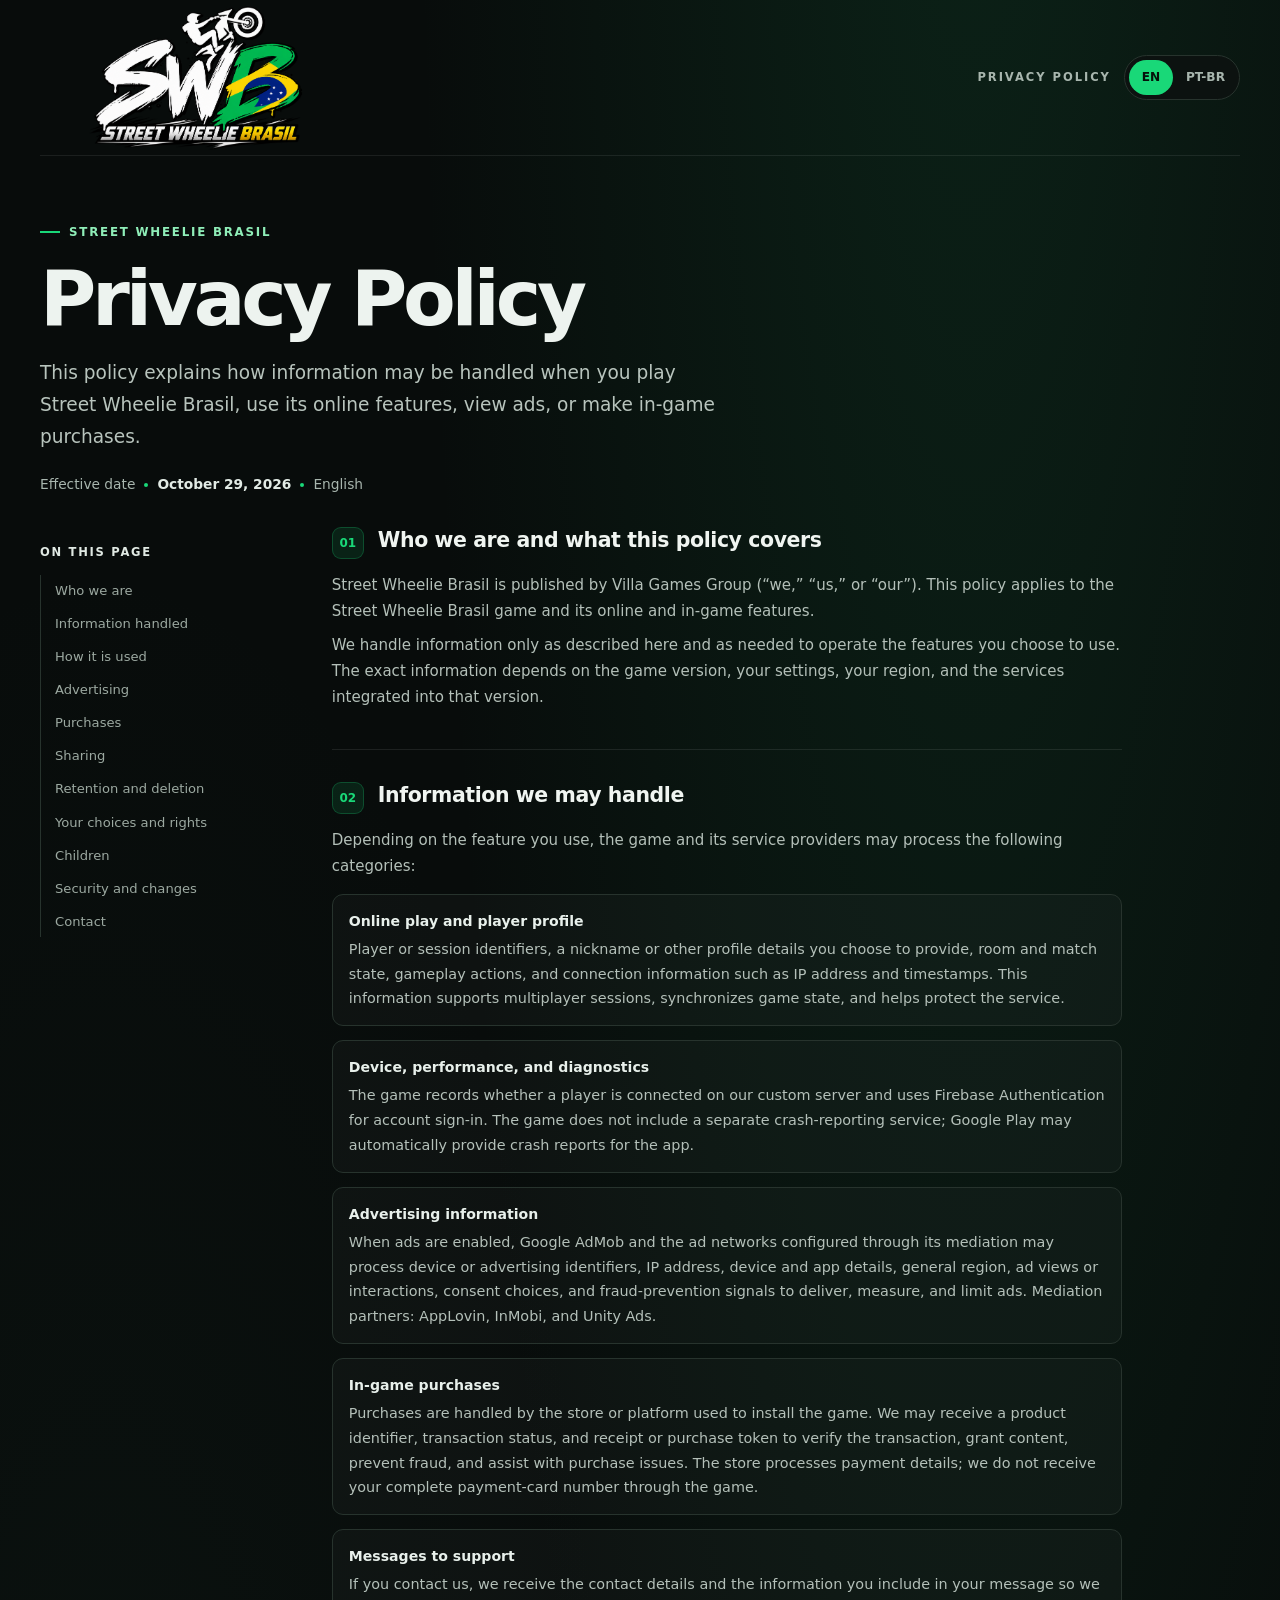
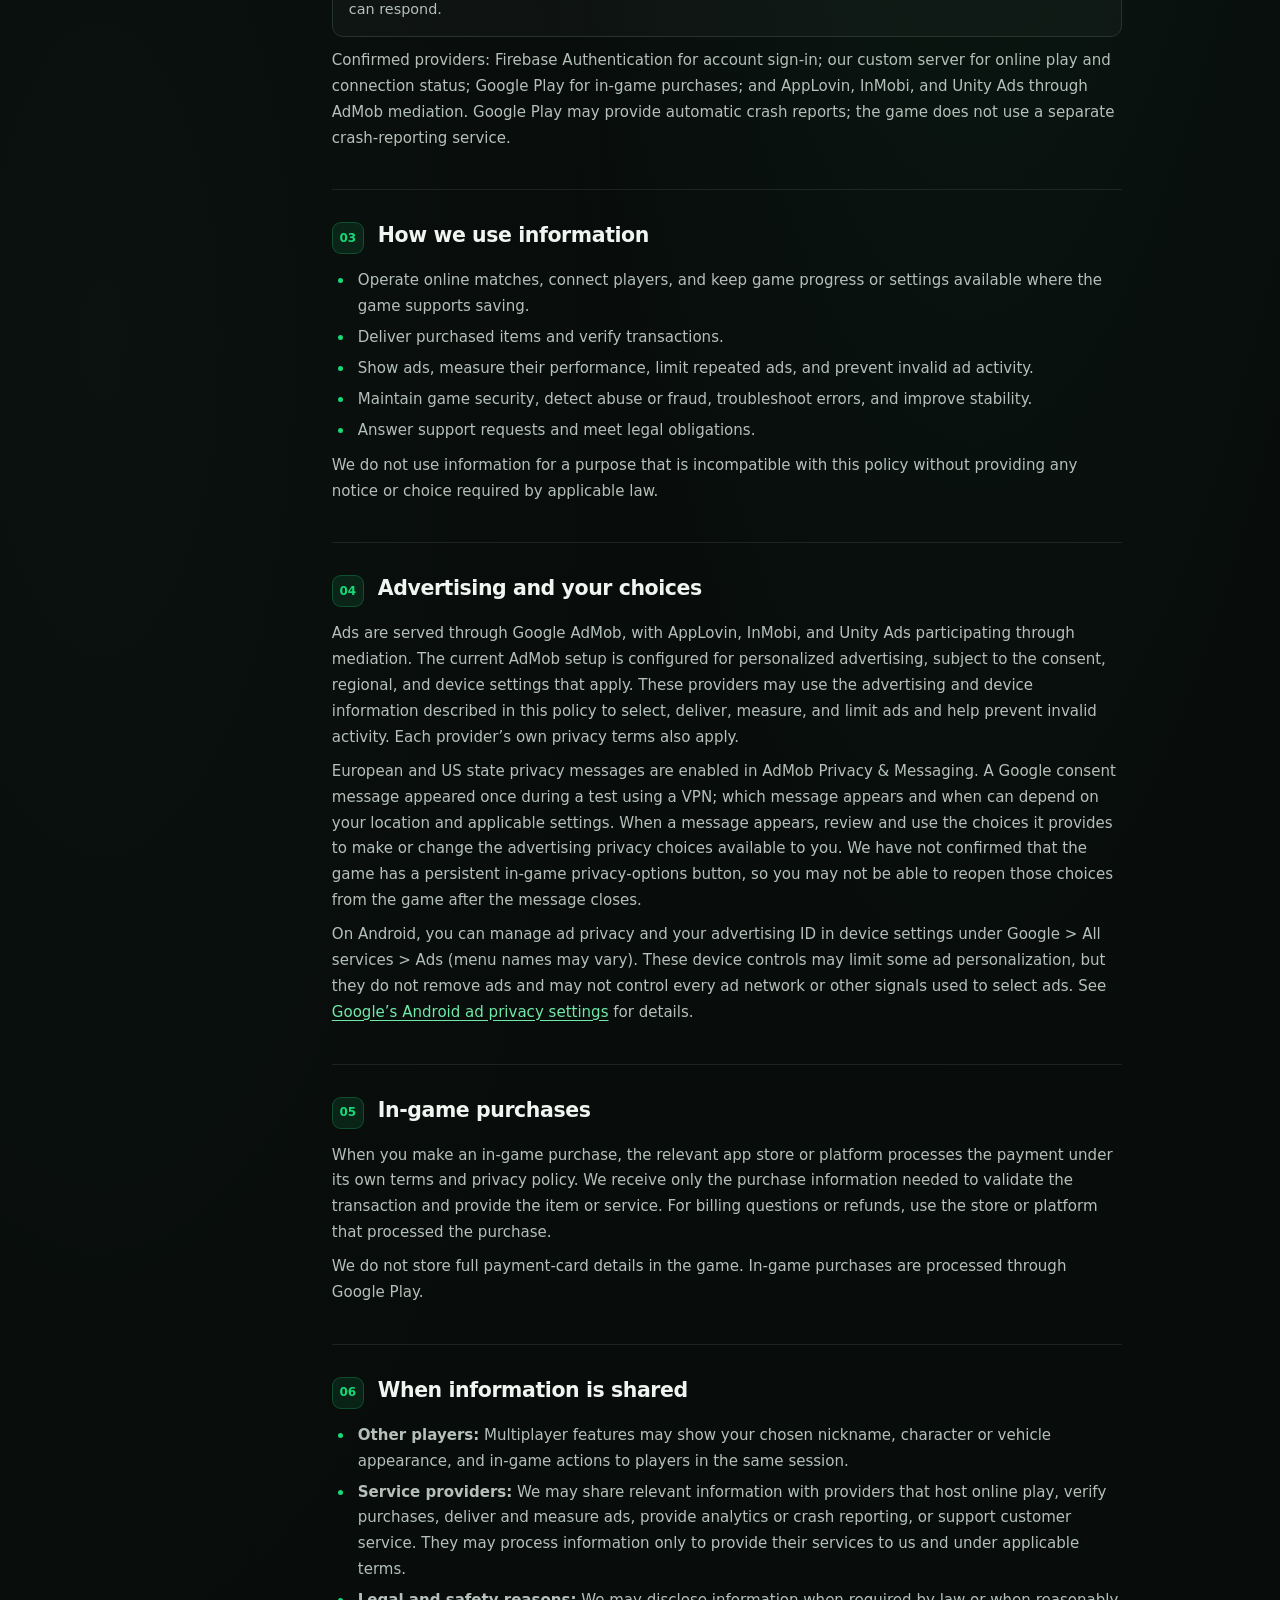
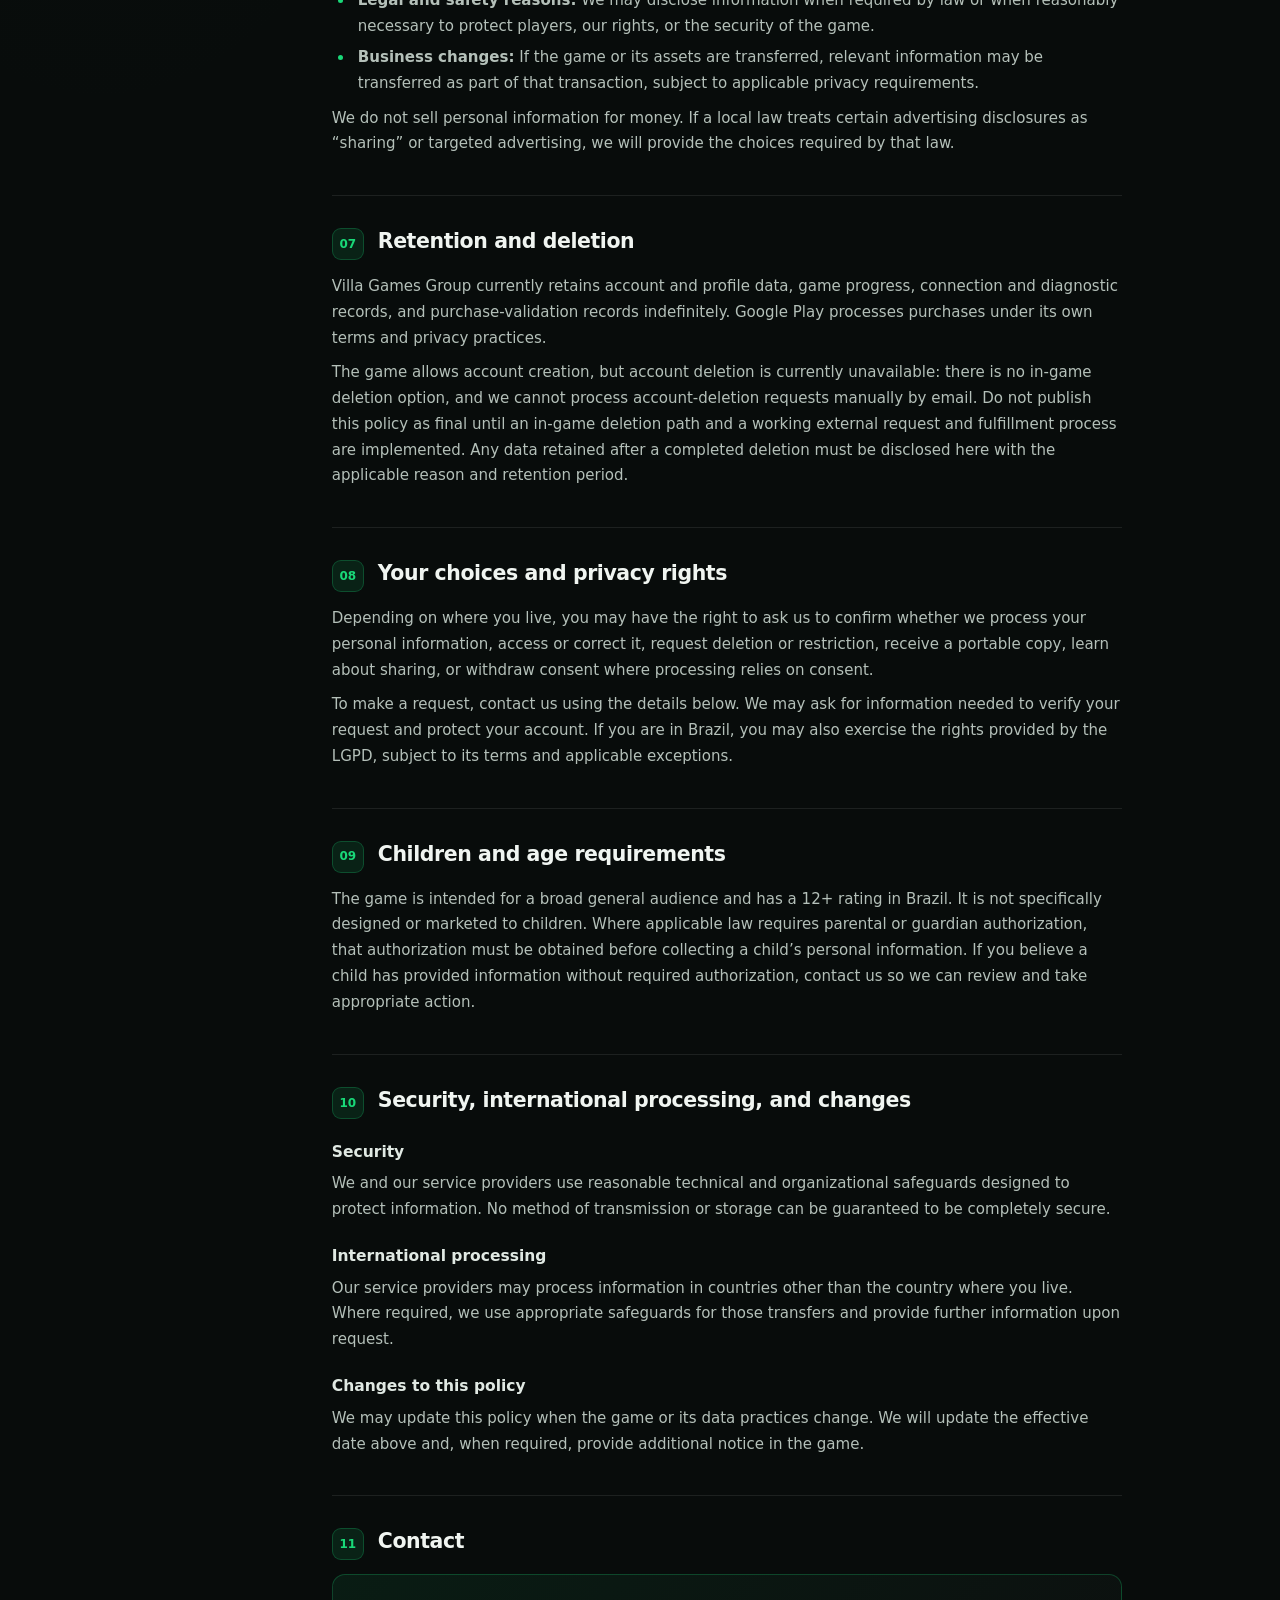
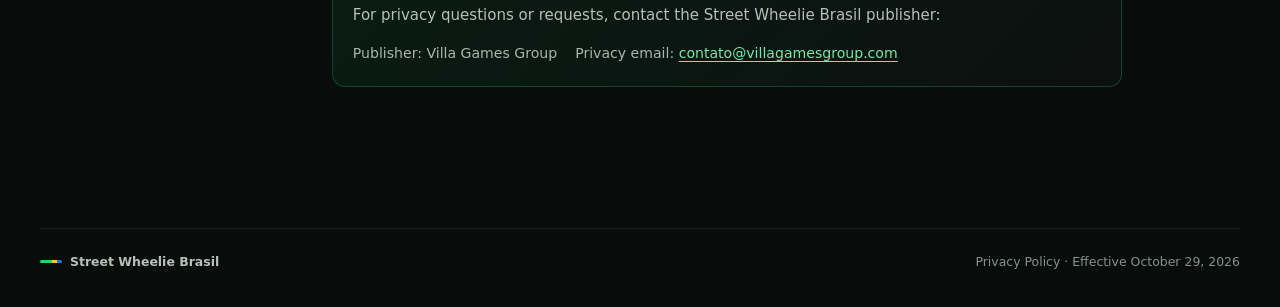
<file: index.html>
<!doctype html>
<html lang="en">
<head>
  <meta charset="utf-8">
  <meta name="viewport" content="width=device-width, initial-scale=1">
  <meta name="theme-color" content="#080c0b">
  <meta name="description" content="Privacy Policy for Street Wheelie Brasil. Learn what information may be processed when you play online, view ads, or make in-game purchases.">
  <title>Privacy Policy — Street Wheelie Brasil</title>
  <style>
    :root {
      color-scheme: dark;
      --bg: #080c0b;
      --surface: #101715;
      --surface-raised: #141d19;
      --line: #27332d;
      --text: #edf3ef;
      --muted: #a8b6ae;
      --green: #19d878;
      --green-soft: rgba(25, 216, 120, .11);
      --yellow: #f3d21b;
      --blue: #356dd6;
      --max: 1200px;
    }

    * { box-sizing: border-box; }
    html { scroll-behavior: smooth; scroll-padding-top: 28px; }
    body {
      margin: 0;
      background:
        radial-gradient(ellipse at 76% -10%, rgba(24, 116, 70, .22), transparent 35rem),
        radial-gradient(ellipse at 8% 38%, rgba(30, 62, 48, .12), transparent 32rem),
        var(--bg);
      color: var(--text);
      font: 16px/1.72 ui-sans-serif, system-ui, -apple-system, BlinkMacSystemFont, "Segoe UI", sans-serif;
      -webkit-font-smoothing: antialiased;
    }

    a { color: #72e9a9; text-underline-offset: .2em; }
    a:hover { color: #b1f6ce; }
    button { font: inherit; }
    .skip-link {
      position: absolute; z-index: 5; top: 10px; left: 10px;
      padding: 10px 14px; border-radius: 8px; background: var(--text); color: var(--bg);
      transform: translateY(-160%);
    }
    .skip-link:focus { transform: translateY(0); }

    .site-header {
      width: min(var(--max), calc(100% - 48px));
      min-height: 100px; margin: 0 auto; display: flex; align-items: center;
      justify-content: space-between; gap: 24px; border-bottom: 1px solid rgba(255,255,255,.08);
    }
    .brand { display: inline-flex; align-items: center; min-width: 0; }
    .brand img { display: block; width: clamp(190px, 26vw, 310px); height: auto; }
    .header-tools { display: flex; align-items: center; gap: 13px; }
    .policy-label {
      color: var(--muted); font-size: .72rem; font-weight: 750; letter-spacing: .17em;
      text-transform: uppercase; white-space: nowrap;
    }
    .language-toggle {
      display: inline-flex; align-items: center; gap: 3px; padding: 4px;
      border: 1px solid var(--line); border-radius: 999px; background: #0c1210;
    }
    .language-toggle button {
      min-width: 44px; padding: 7px 10px; color: var(--muted); border: 0; border-radius: 999px;
      background: transparent; cursor: pointer; font-size: .76rem; font-weight: 750;
    }
    .language-toggle button[aria-pressed="true"] { color: #06110a; background: var(--green); }
    button:focus-visible, a:focus-visible { outline: 3px solid var(--yellow); outline-offset: 3px; }

    .page-shell { width: min(var(--max), calc(100% - 48px)); margin: 0 auto; padding: 58px 0 68px; }
    .page-intro { max-width: 850px; padding: 0 0 30px; }
    .eyebrow {
      display: inline-flex; align-items: center; gap: 9px; margin-bottom: 17px;
      color: #8feeb8; font-size: .74rem; font-weight: 800; letter-spacing: .15em; text-transform: uppercase;
    }
    .eyebrow::before { content: ""; width: 20px; height: 2px; background: var(--green); }
    h1 {
      margin: 0; font-size: clamp(2.55rem, 6vw, 4.8rem); line-height: 1.04;
      letter-spacing: -.055em; font-weight: 780;
    }
    .intro-copy { max-width: 690px; margin: 18px 0 20px; color: #b8c4bd; font-size: clamp(1rem, 2vw, 1.16rem); }
    .metadata { display: flex; flex-wrap: wrap; align-items: center; gap: 9px; color: var(--muted); font-size: .86rem; }
    .metadata .dot { width: 4px; height: 4px; border-radius: 50%; background: var(--green); }
    .metadata strong { color: #e2ebe5; font-weight: 650; }

    .content-grid { display: grid; grid-template-columns: 215px minmax(0, 790px); gap: clamp(32px, 6vw, 82px); align-items: start; }
    .contents { position: sticky; top: 28px; padding: 17px 0; }
    .contents-title { margin: 0 0 12px; color: #e0e9e3; font-size: .72rem; font-weight: 800; letter-spacing: .15em; text-transform: uppercase; }
    .contents nav { display: grid; gap: 2px; border-left: 1px solid var(--line); }
    .contents a {
      display: block; padding: 6px 10px 6px 14px; margin-left: -1px; border-left: 1px solid transparent;
      color: #9ca9a1; font-size: .82rem; line-height: 1.45; text-decoration: none;
    }
    .contents a:hover, .contents a:focus-visible { color: #b4f3ce; border-left-color: var(--green); }

    .policy-body { min-width: 0; }
    .policy-section {
      padding: 0 0 30px; margin: 0 0 31px; border-bottom: 1px solid rgba(255,255,255,.085);
      scroll-margin-top: 24px;
    }
    .policy-section:last-child { border-bottom: 0; }
    .section-heading { display: flex; align-items: flex-start; gap: 14px; margin: 0 0 14px; }
    .section-number {
      flex: 0 0 32px; display: grid; place-items: center; width: 32px; height: 32px; margin-top: 1px;
      border: 1px solid rgba(25,216,120,.24); border-radius: 9px; color: var(--green); background: var(--green-soft);
      font-size: .75rem; font-weight: 800; font-variant-numeric: tabular-nums;
    }
    h2 { margin: 0; color: #f0f5f1; font-size: 1.28rem; line-height: 1.4; letter-spacing: -.02em; }
    h3 { margin: 22px 0 5px; color: #e0e9e3; font-size: .97rem; line-height: 1.45; }
    .policy-section p { margin: 8px 0; color: #b4c0b9; font-size: .94rem; }
    .policy-section ul { margin: 10px 0 9px; padding-left: 22px; color: #b4c0b9; font-size: .94rem; }
    .policy-section li { padding-left: 4px; margin: 5px 0; }
    .policy-section li::marker { color: var(--green); }
    .inline-card {
      margin: 14px 0 11px; padding: 14px 16px; border: 1px solid var(--line);
      border-radius: 11px; background: rgba(255,255,255,.025);
    }
    .inline-card strong { display: block; margin-bottom: 4px; color: #e8f0eb; font-size: .88rem; }
    .inline-card p { margin: 0; font-size: .9rem; }
    .placeholder {
      color: #fff1a5; background: rgba(243,210,27,.12); border-bottom: 1px dashed rgba(243,210,27,.7);
      padding: 0 3px; border-radius: 3px;
    }
    .contact-card {
      padding: 20px; border: 1px solid rgba(25,216,120,.25); border-radius: 13px;
      background: linear-gradient(135deg, rgba(25,216,120,.08), rgba(255,255,255,.02));
    }
    .contact-card p { margin-bottom: 4px; }
    .contact-line { display: flex; flex-wrap: wrap; gap: 7px 18px; margin-top: 12px; color: var(--muted); font-size: .88rem; }

    .site-footer {
      width: min(var(--max), calc(100% - 48px)); margin: 12px auto 0; padding: 22px 0 35px;
      display: flex; justify-content: space-between; gap: 20px; border-top: 1px solid rgba(255,255,255,.08);
      color: #84928a; font-size: .78rem;
    }
    .footer-mark { display: inline-flex; align-items: center; gap: 8px; color: #b5c1b9; font-weight: 700; }
    .flag-stripe { display: inline-flex; overflow: hidden; width: 22px; height: 3px; border-radius: 4px; background: linear-gradient(90deg, var(--green) 0 55%, var(--yellow) 55% 78%, var(--blue) 78%); }
    [hidden] { display: none !important; }

    @media (max-width: 820px) {
      .site-header, .page-shell, .site-footer { width: min(100% - 36px, 720px); }
      .site-header { min-height: 82px; }
      .policy-label { display: none; }
      .page-shell { padding-top: 43px; }
      .content-grid { grid-template-columns: 1fr; gap: 12px; }
      .contents { position: static; padding: 14px; margin: 0 0 26px; border: 1px solid var(--line); border-radius: 12px; background: rgba(255,255,255,.02); }
      .contents nav { grid-template-columns: repeat(2, minmax(0, 1fr)); border-left: 0; }
      .contents a { padding: 7px 8px; margin: 0; border-left: 0; border-radius: 6px; }
      .contents a:hover, .contents a:focus-visible { background: var(--green-soft); }
    }
    @media (max-width: 520px) {
      .site-header, .page-shell, .site-footer { width: calc(100% - 32px); }
      .site-header { min-height: 72px; gap: 10px; }
      .brand img { width: min(56vw, 220px); }
      .header-tools { gap: 0; }
      .language-toggle button { min-width: 38px; padding: 7px 8px; }
      .page-shell { padding-top: 36px; }
      .contents nav { grid-template-columns: 1fr 1fr; }
      .site-footer { flex-direction: column; gap: 8px; }
    }
    @media (prefers-reduced-motion: reduce) {
      html { scroll-behavior: auto; }
      *, *::before, *::after { animation-duration: .01ms !important; transition-duration: .01ms !important; }
    }
    @media print {
      :root { color-scheme: light; --text: #151a17; --muted: #4f5b54; }
      body { background: white; color: #151a17; font-size: 11pt; }
      .site-header, .contents, .site-footer, .language-toggle { display: none !important; }
      .page-shell { width: auto; padding: 0; }
      .content-grid { display: block; }
      .policy-section { break-inside: avoid; border-color: #ddd; }
      .policy-section p, .policy-section ul { color: #27312b; }
      h1, h2, h3 { color: #111; }
      [hidden] { display: none !important; }
    }
  </style>
</head>
<body>
  <a class="skip-link" href="#policy-content">Skip to privacy policy</a>
  <header class="site-header">
    <a class="brand" href="#top" aria-label="Street Wheelie Brasil privacy policy">
      <img src="assets/street-wheelie-brasil-logo.png" alt="Street Wheelie Brasil">
    </a>
    <div class="header-tools">
      <span class="policy-label">Privacy policy</span>
      <div class="language-toggle" role="group" aria-label="Choose language">
        <button type="button" data-language-button="en" aria-pressed="true" lang="en">EN</button>
        <button type="button" data-language-button="pt-BR" aria-pressed="false" lang="pt-BR">PT-BR</button>
      </div>
    </div>
  </header>

  <main class="page-shell" id="top">
    <div class="page-intro">
      <div class="eyebrow">Street Wheelie Brasil</div>
      <div data-policy-lang="en" lang="en">
        <h1>Privacy Policy</h1>
        <p class="intro-copy">This policy explains how information may be handled when you play Street Wheelie Brasil, use its online features, view ads, or make in-game purchases.</p>
        <div class="metadata"><span>Effective date</span><span class="dot"></span><strong>October 29, 2026</strong><span class="dot"></span><span>English</span></div>
      </div>
      <div data-policy-lang="pt-BR" lang="pt-BR" hidden>
        <h1>Política de Privacidade</h1>
        <p class="intro-copy">Esta política explica como as informações podem ser tratadas quando você joga Street Wheelie Brasil, usa os recursos online, visualiza anúncios ou faz compras no jogo.</p>
        <div class="metadata"><span>Vigente desde</span><span class="dot"></span><strong>29 de outubro de 2026</strong><span class="dot"></span><span>Português</span></div>
      </div>
    </div>

    <div class="content-grid" id="policy-content">
      <aside class="contents" aria-label="Policy contents">
        <div data-policy-lang="en" lang="en">
          <p class="contents-title">On this page</p>
          <nav aria-label="Privacy policy sections">
            <a href="#en-scope">Who we are</a>
            <a href="#en-data">Information handled</a>
            <a href="#en-uses">How it is used</a>
            <a href="#en-ads">Advertising</a>
            <a href="#en-purchases">Purchases</a>
            <a href="#en-sharing">Sharing</a>
            <a href="#en-retention">Retention and deletion</a>
            <a href="#en-rights">Your choices and rights</a>
            <a href="#en-children">Children</a>
            <a href="#en-security">Security and changes</a>
            <a href="#en-contact">Contact</a>
          </nav>
        </div>
        <div data-policy-lang="pt-BR" lang="pt-BR" hidden>
          <p class="contents-title">Nesta página</p>
          <nav aria-label="Seções da política de privacidade">
            <a href="#pt-escopo">Quem somos</a>
            <a href="#pt-dados">Informações tratadas</a>
            <a href="#pt-usos">Como são usadas</a>
            <a href="#pt-anuncios">Publicidade</a>
            <a href="#pt-compras">Compras</a>
            <a href="#pt-compartilhamento">Compartilhamento</a>
            <a href="#pt-retencao">Retenção e exclusão</a>
            <a href="#pt-direitos">Suas escolhas e direitos</a>
            <a href="#pt-criancas">Crianças e adolescentes</a>
            <a href="#pt-seguranca">Segurança e alterações</a>
            <a href="#pt-contato">Contato</a>
          </nav>
        </div>
      </aside>

      <article class="policy-body">
        <div data-policy-lang="en" lang="en">
          <section class="policy-section" id="en-scope">
            <div class="section-heading"><span class="section-number">01</span><h2>Who we are and what this policy covers</h2></div>
            <p>Street Wheelie Brasil is published by Villa Games Group (“we,” “us,” or “our”). This policy applies to the Street Wheelie Brasil game and its online and in-game features.</p>
            <p>We handle information only as described here and as needed to operate the features you choose to use. The exact information depends on the game version, your settings, your region, and the services integrated into that version.</p>
          </section>

          <section class="policy-section" id="en-data">
            <div class="section-heading"><span class="section-number">02</span><h2>Information we may handle</h2></div>
            <p>Depending on the feature you use, the game and its service providers may process the following categories:</p>
            <div class="inline-card"><strong>Online play and player profile</strong><p>Player or session identifiers, a nickname or other profile details you choose to provide, room and match state, gameplay actions, and connection information such as IP address and timestamps. This information supports multiplayer sessions, synchronizes game state, and helps protect the service.</p></div>
            <div class="inline-card"><strong>Device, performance, and diagnostics</strong><p>The game records whether a player is connected on our custom server and uses Firebase Authentication for account sign-in. The game does not include a separate crash-reporting service; Google Play may automatically provide crash reports for the app.</p></div>
            <div class="inline-card"><strong>Advertising information</strong><p>When ads are enabled, Google AdMob and the ad networks configured through its mediation may process device or advertising identifiers, IP address, device and app details, general region, ad views or interactions, consent choices, and fraud-prevention signals to deliver, measure, and limit ads. Mediation partners: AppLovin, InMobi, and Unity Ads.</p></div>
            <div class="inline-card"><strong>In-game purchases</strong><p>Purchases are handled by the store or platform used to install the game. We may receive a product identifier, transaction status, and receipt or purchase token to verify the transaction, grant content, prevent fraud, and assist with purchase issues. The store processes payment details; we do not receive your complete payment-card number through the game.</p></div>
            <div class="inline-card"><strong>Messages to support</strong><p>If you contact us, we receive the contact details and the information you include in your message so we can respond.</p></div>
            <p>Confirmed providers: Firebase Authentication for account sign-in; our custom server for online play and connection status; Google Play for in-game purchases; and AppLovin, InMobi, and Unity Ads through AdMob mediation. Google Play may provide automatic crash reports; the game does not use a separate crash-reporting service.</p>
          </section>

          <section class="policy-section" id="en-uses">
            <div class="section-heading"><span class="section-number">03</span><h2>How we use information</h2></div>
            <ul>
              <li>Operate online matches, connect players, and keep game progress or settings available where the game supports saving.</li>
              <li>Deliver purchased items and verify transactions.</li>
              <li>Show ads, measure their performance, limit repeated ads, and prevent invalid ad activity.</li>
              <li>Maintain game security, detect abuse or fraud, troubleshoot errors, and improve stability.</li>
              <li>Answer support requests and meet legal obligations.</li>
            </ul>
            <p>We do not use information for a purpose that is incompatible with this policy without providing any notice or choice required by applicable law.</p>
          </section>

          <section class="policy-section" id="en-ads">
            <div class="section-heading"><span class="section-number">04</span><h2>Advertising and your choices</h2></div>
            <p>Ads are served through Google AdMob, with AppLovin, InMobi, and Unity Ads participating through mediation. The current AdMob setup is configured for personalized advertising, subject to the consent, regional, and device settings that apply. These providers may use the advertising and device information described in this policy to select, deliver, measure, and limit ads and help prevent invalid activity. Each provider’s own privacy terms also apply.</p>
            <p>European and US state privacy messages are enabled in AdMob Privacy &amp; Messaging. A Google consent message appeared once during a test using a VPN; which message appears and when can depend on your location and applicable settings. When a message appears, review and use the choices it provides to make or change the advertising privacy choices available to you. We have not confirmed that the game has a persistent in-game privacy-options button, so you may not be able to reopen those choices from the game after the message closes.</p>
            <p>On Android, you can manage ad privacy and your advertising ID in device settings under Google &gt; All services &gt; Ads (menu names may vary). These device controls may limit some ad personalization, but they do not remove ads and may not control every ad network or other signals used to select ads. See <a href="https://support.google.com/android/answer/13720755?hl=en" target="_blank" rel="noopener noreferrer">Google’s Android ad privacy settings</a> for details.</p>
          </section>

          <section class="policy-section" id="en-purchases">
            <div class="section-heading"><span class="section-number">05</span><h2>In-game purchases</h2></div>
            <p>When you make an in-game purchase, the relevant app store or platform processes the payment under its own terms and privacy policy. We receive only the purchase information needed to validate the transaction and provide the item or service. For billing questions or refunds, use the store or platform that processed the purchase.</p>
            <p>We do not store full payment-card details in the game. In-game purchases are processed through Google Play.</p>
          </section>

          <section class="policy-section" id="en-sharing">
            <div class="section-heading"><span class="section-number">06</span><h2>When information is shared</h2></div>
            <ul>
              <li><strong>Other players:</strong> Multiplayer features may show your chosen nickname, character or vehicle appearance, and in-game actions to players in the same session.</li>
              <li><strong>Service providers:</strong> We may share relevant information with providers that host online play, verify purchases, deliver and measure ads, provide analytics or crash reporting, or support customer service. They may process information only to provide their services to us and under applicable terms.</li>
              <li><strong>Legal and safety reasons:</strong> We may disclose information when required by law or when reasonably necessary to protect players, our rights, or the security of the game.</li>
              <li><strong>Business changes:</strong> If the game or its assets are transferred, relevant information may be transferred as part of that transaction, subject to applicable privacy requirements.</li>
            </ul>
            <p>We do not sell personal information for money. If a local law treats certain advertising disclosures as “sharing” or targeted advertising, we will provide the choices required by that law.</p>
          </section>

          <section class="policy-section" id="en-retention">
            <div class="section-heading"><span class="section-number">07</span><h2>Retention and deletion</h2></div>
            <p>Villa Games Group currently retains account and profile data, game progress, connection and diagnostic records, and purchase-validation records indefinitely. Google Play processes purchases under its own terms and privacy practices.</p>
            <p>The game allows account creation, but account deletion is currently unavailable: there is no in-game deletion option, and we cannot process account-deletion requests manually by email. Do not publish this policy as final until an in-game deletion path and a working external request and fulfillment process are implemented. Any data retained after a completed deletion must be disclosed here with the applicable reason and retention period.</p>
          </section>

          <section class="policy-section" id="en-rights">
            <div class="section-heading"><span class="section-number">08</span><h2>Your choices and privacy rights</h2></div>
            <p>Depending on where you live, you may have the right to ask us to confirm whether we process your personal information, access or correct it, request deletion or restriction, receive a portable copy, learn about sharing, or withdraw consent where processing relies on consent.</p>
            <p>To make a request, contact us using the details below. We may ask for information needed to verify your request and protect your account. If you are in Brazil, you may also exercise the rights provided by the LGPD, subject to its terms and applicable exceptions.</p>
          </section>

          <section class="policy-section" id="en-children">
            <div class="section-heading"><span class="section-number">09</span><h2>Children and age requirements</h2></div>
            <p>The game is intended for a broad general audience and has a 12+ rating in Brazil. It is not specifically designed or marketed to children. Where applicable law requires parental or guardian authorization, that authorization must be obtained before collecting a child’s personal information. If you believe a child has provided information without required authorization, contact us so we can review and take appropriate action.</p>
          </section>

          <section class="policy-section" id="en-security">
            <div class="section-heading"><span class="section-number">10</span><h2>Security, international processing, and changes</h2></div>
            <h3>Security</h3>
            <p>We and our service providers use reasonable technical and organizational safeguards designed to protect information. No method of transmission or storage can be guaranteed to be completely secure.</p>
            <h3>International processing</h3>
            <p>Our service providers may process information in countries other than the country where you live. Where required, we use appropriate safeguards for those transfers and provide further information upon request.</p>
            <h3>Changes to this policy</h3>
            <p>We may update this policy when the game or its data practices change. We will update the effective date above and, when required, provide additional notice in the game.</p>
          </section>

          <section class="policy-section" id="en-contact">
            <div class="section-heading"><span class="section-number">11</span><h2>Contact</h2></div>
            <div class="contact-card">
              <p>For privacy questions or requests, contact the Street Wheelie Brasil publisher:</p>
              <div class="contact-line"><span>Publisher: Villa Games Group</span><span>Privacy email: <a href="mailto:contato@villagamesgroup.com">contato@villagamesgroup.com</a></span></div>
            </div>
          </section>
        </div>

        <div data-policy-lang="pt-BR" lang="pt-BR" hidden>
          <section class="policy-section" id="pt-escopo">
            <div class="section-heading"><span class="section-number">01</span><h2>Quem somos e o que esta política cobre</h2></div>
            <p>Street Wheelie Brasil é publicado pela Villa Games Group (“nós” ou “nosso”). Esta política se aplica ao jogo Street Wheelie Brasil e aos seus recursos online e dentro do jogo.</p>
            <p>Tratamos informações conforme descrito aqui e conforme necessário para operar os recursos que você escolher usar. As informações exatas dependem da versão do jogo, das suas configurações, da sua região e dos serviços integrados àquela versão.</p>
          </section>

          <section class="policy-section" id="pt-dados">
            <div class="section-heading"><span class="section-number">02</span><h2>Informações que podemos tratar</h2></div>
            <p>Dependendo do recurso utilizado, o jogo e seus prestadores de serviço podem tratar as seguintes categorias:</p>
            <div class="inline-card"><strong>Jogo online e perfil do jogador</strong><p>Identificadores de jogador ou sessão, apelido ou outros dados de perfil que você escolher fornecer, estado de salas e partidas, ações de jogo e informações de conexão, como endereço IP e horários. Essas informações permitem partidas multiplayer, sincronizam o estado do jogo e ajudam a proteger o serviço.</p></div>
            <div class="inline-card"><strong>Dispositivo, desempenho e diagnóstico</strong><p>O jogo registra se o jogador está conectado em nosso servidor próprio e usa o Firebase Authentication para autenticação da conta. O jogo não inclui um serviço separado de relatórios de falhas; o Google Play pode fornecer relatórios automáticos de falhas do aplicativo.</p></div>
            <div class="inline-card"><strong>Informações de publicidade</strong><p>Quando os anúncios estiverem habilitados, o Google AdMob e as redes configuradas por meio de sua mediação poderão tratar identificadores do dispositivo ou de publicidade, endereço IP, dados do dispositivo e do aplicativo, região geral, visualizações ou interações com anúncios, escolhas de consentimento e sinais antifraude para exibir, medir e limitar anúncios. Parceiros de mediação: AppLovin, InMobi e Unity Ads.</p></div>
            <div class="inline-card"><strong>Compras no jogo</strong><p>As compras são processadas pela loja ou plataforma usada para instalar o jogo. Podemos receber o identificador do produto, o status da transação e um recibo ou token de compra para validar a transação, liberar o conteúdo, prevenir fraude e ajudar com problemas de compra. A loja processa os dados de pagamento; não recebemos o número completo do seu cartão pelo jogo.</p></div>
            <div class="inline-card"><strong>Mensagens ao suporte</strong><p>Se você entrar em contato conosco, receberemos os dados de contato e as informações incluídas na mensagem para responder.</p></div>
            <p>Provedores confirmados: Firebase Authentication para autenticação da conta; nosso servidor próprio para partidas online e status de conexão; Google Play para compras no jogo; e AppLovin, InMobi e Unity Ads por meio da mediação do AdMob. O Google Play pode fornecer relatórios automáticos de falhas; o jogo não usa um serviço separado de relatórios de falhas.</p>
          </section>

          <section class="policy-section" id="pt-usos">
            <div class="section-heading"><span class="section-number">03</span><h2>Como usamos as informações</h2></div>
            <ul>
              <li>Operar partidas online, conectar jogadores e manter o progresso ou as configurações quando o jogo oferece salvamento.</li>
              <li>Entregar itens comprados e validar transações.</li>
              <li>Exibir anúncios, medir seu desempenho, limitar anúncios repetidos e prevenir atividades inválidas.</li>
              <li>Manter a segurança do jogo, detectar abuso ou fraude, corrigir erros e melhorar a estabilidade.</li>
              <li>Responder solicitações de suporte e cumprir obrigações legais.</li>
            </ul>
            <p>Não usamos informações para uma finalidade incompatível com esta política sem fornecer os avisos ou as opções exigidos pela legislação aplicável.</p>
          </section>

          <section class="policy-section" id="pt-anuncios">
            <div class="section-heading"><span class="section-number">04</span><h2>Publicidade e suas opções</h2></div>
            <p>Os anúncios são veiculados pelo Google AdMob, com participação de AppLovin, InMobi e Unity Ads por meio da mediação. A configuração atual do AdMob está definida para publicidade personalizada, sujeita às escolhas de consentimento, aos controles regionais e às configurações do dispositivo aplicáveis. Esses provedores podem usar as informações de publicidade e do dispositivo descritas nesta política para selecionar, veicular, medir e limitar anúncios e ajudar a prevenir atividades inválidas. Os termos de privacidade de cada provedor também se aplicam.</p>
            <p>Mensagens de privacidade para regulamentações europeias e estaduais dos EUA estão ativadas em Privacy &amp; Messaging do AdMob. Uma mensagem de consentimento do Google apareceu uma vez em um teste com VPN; a mensagem exibida e o momento podem depender da sua localização e das configurações aplicáveis. Quando uma mensagem aparecer, leia e use as opções oferecidas para fazer ou alterar as escolhas de privacidade de publicidade disponíveis. Ainda não confirmamos se o jogo tem um botão permanente de opções de privacidade; talvez não seja possível reabrir essas escolhas no jogo depois que a mensagem fechar.</p>
            <p>No Android, você pode gerenciar a privacidade de anúncios e o identificador de publicidade nas configurações do dispositivo em Google &gt; Todos os serviços &gt; Anúncios (os nomes dos menus podem variar). Esses controles podem limitar algumas formas de personalização, mas não removem os anúncios e podem não controlar todas as redes de publicidade ou outros sinais usados para selecionar anúncios. Consulte as <a href="https://support.google.com/android/answer/13720755?hl=pt-BR" target="_blank" rel="noopener noreferrer">configurações de privacidade de anúncios do Android</a> do Google.</p>
          </section>

          <section class="policy-section" id="pt-compras">
            <div class="section-heading"><span class="section-number">05</span><h2>Compras no jogo</h2></div>
            <p>Ao fazer uma compra no jogo, a loja de aplicativos ou plataforma correspondente processa o pagamento conforme seus próprios termos e política de privacidade. Recebemos apenas as informações necessárias para validar a transação e fornecer o item ou serviço. Para dúvidas sobre cobrança ou reembolso, use a loja ou plataforma que processou a compra.</p>
            <p>Não armazenamos os dados completos do cartão de pagamento no jogo. As compras dentro do jogo são processadas pelo Google Play.</p>
          </section>

          <section class="policy-section" id="pt-compartilhamento">
            <div class="section-heading"><span class="section-number">06</span><h2>Quando compartilhamos informações</h2></div>
            <ul>
              <li><strong>Outros jogadores:</strong> recursos multiplayer podem mostrar seu apelido escolhido, aparência do personagem ou veículo e ações dentro do jogo aos jogadores da mesma sessão.</li>
              <li><strong>Prestadores de serviço:</strong> podemos compartilhar informações necessárias com provedores que hospedam partidas online, validam compras, fornecem e medem anúncios, fazem análise ou relatórios de falhas, ou prestam suporte. Eles podem tratar as informações para nos fornecer esses serviços, conforme os termos aplicáveis.</li>
              <li><strong>Motivos legais e de segurança:</strong> podemos divulgar informações quando a lei exigir ou quando isso for razoavelmente necessário para proteger jogadores, nossos direitos ou a segurança do jogo.</li>
              <li><strong>Mudanças comerciais:</strong> se o jogo ou seus ativos forem transferidos, informações relevantes poderão ser transferidas como parte da operação, respeitados os requisitos de privacidade aplicáveis.</li>
            </ul>
            <p>Não vendemos informações pessoais por dinheiro. Se a legislação local considerar certas divulgações para publicidade como “compartilhamento” ou publicidade direcionada, forneceremos as opções exigidas por essa legislação.</p>
          </section>

          <section class="policy-section" id="pt-retencao">
            <div class="section-heading"><span class="section-number">07</span><h2>Retenção e exclusão</h2></div>
            <p>A Villa Games Group atualmente mantém indefinidamente os dados de conta e perfil, o progresso no jogo, os registros de conexão e diagnóstico e os registros usados para validar compras. O Google Play processa as compras conforme seus próprios termos e práticas de privacidade.</p>
            <p>O jogo permite a criação de contas, mas a exclusão de conta não está disponível no momento: não há uma opção de exclusão dentro do jogo, e não conseguimos processar solicitações de exclusão manualmente por e-mail. Não publique esta política como versão final antes de implementar um caminho de exclusão dentro do jogo e um processo externo funcional para solicitar e concluir a exclusão. Qualquer dado mantido após a exclusão deverá ser descrito aqui, com o motivo e o prazo aplicáveis.</p>
          </section>

          <section class="policy-section" id="pt-direitos">
            <div class="section-heading"><span class="section-number">08</span><h2>Suas escolhas e direitos de privacidade</h2></div>
            <p>Dependendo de onde você mora, você pode ter o direito de pedir confirmação sobre o tratamento de seus dados pessoais, acessá-los ou corrigi-los, solicitar exclusão ou restrição, receber uma cópia portável, saber sobre compartilhamentos ou revogar consentimento quando o tratamento depender dele.</p>
            <p>Para fazer uma solicitação, entre em contato pelos dados abaixo. Podemos pedir informações para confirmar sua identidade e proteger sua conta. No Brasil, você também pode exercer os direitos previstos na LGPD, conforme seus termos e exceções aplicáveis.</p>
          </section>

          <section class="policy-section" id="pt-criancas">
            <div class="section-heading"><span class="section-number">09</span><h2>Crianças e faixa etária</h2></div>
            <p>O jogo é destinado ao público geral e tem classificação 12+ no Brasil. Ele não é desenvolvido nem divulgado especificamente para crianças. Quando a lei exigir autorização de pai, mãe ou responsável, ela deve ser obtida antes da coleta de informações pessoais de uma criança. Se você acredita que uma criança forneceu informações sem a autorização exigida, entre em contato para que possamos analisar e tomar as medidas adequadas.</p>
          </section>

          <section class="policy-section" id="pt-seguranca">
            <div class="section-heading"><span class="section-number">10</span><h2>Segurança, tratamento internacional e alterações</h2></div>
            <h3>Segurança</h3>
            <p>Nós e nossos prestadores de serviço usamos medidas técnicas e organizacionais razoáveis para proteger informações. Nenhum método de transmissão ou armazenamento pode ser garantido como totalmente seguro.</p>
            <h3>Tratamento internacional</h3>
            <p>Nossos prestadores podem tratar informações em países diferentes daquele onde você mora. Quando exigido, usamos salvaguardas adequadas para essas transferências e fornecemos mais informações mediante solicitação.</p>
            <h3>Alterações desta política</h3>
            <p>Podemos atualizar esta política quando o jogo ou suas práticas de dados mudarem. Atualizaremos a data de vigência acima e, quando necessário, forneceremos avisos adicionais no jogo.</p>
          </section>

          <section class="policy-section" id="pt-contato">
            <div class="section-heading"><span class="section-number">11</span><h2>Contato</h2></div>
            <div class="contact-card">
              <p>Para dúvidas ou solicitações de privacidade, entre em contato com o responsável por Street Wheelie Brasil:</p>
              <div class="contact-line"><span>Responsável: Villa Games Group</span><span>E-mail de privacidade: <a href="mailto:contato@villagamesgroup.com">contato@villagamesgroup.com</a></span></div>
            </div>
          </section>
        </div>
      </article>
    </div>
  </main>

  <footer class="site-footer">
    <span class="footer-mark"><span class="flag-stripe" aria-hidden="true"></span>Street Wheelie Brasil</span>
    <span data-policy-lang="en" lang="en">Privacy Policy · Effective October 29, 2026</span>
    <span data-policy-lang="pt-BR" lang="pt-BR" hidden>Política de Privacidade · Vigente desde 29 de outubro de 2026</span>
  </footer>

  <script>
    (() => {
      const sections = document.querySelectorAll("[data-policy-lang]");
      const buttons = document.querySelectorAll("[data-language-button]");
      const setLanguage = (language) => {
        sections.forEach((section) => { section.hidden = section.dataset.policyLang !== language; });
        buttons.forEach((button) => { button.setAttribute("aria-pressed", String(button.dataset.languageButton === language)); });
        document.documentElement.lang = language;
        document.title = language === "pt-BR" ? "Política de Privacidade — Street Wheelie Brasil" : "Privacy Policy — Street Wheelie Brasil";
      };
      buttons.forEach((button) => button.addEventListener("click", () => setLanguage(button.dataset.languageButton)));
    })();
  </script>
</body>
</html>
</file>
